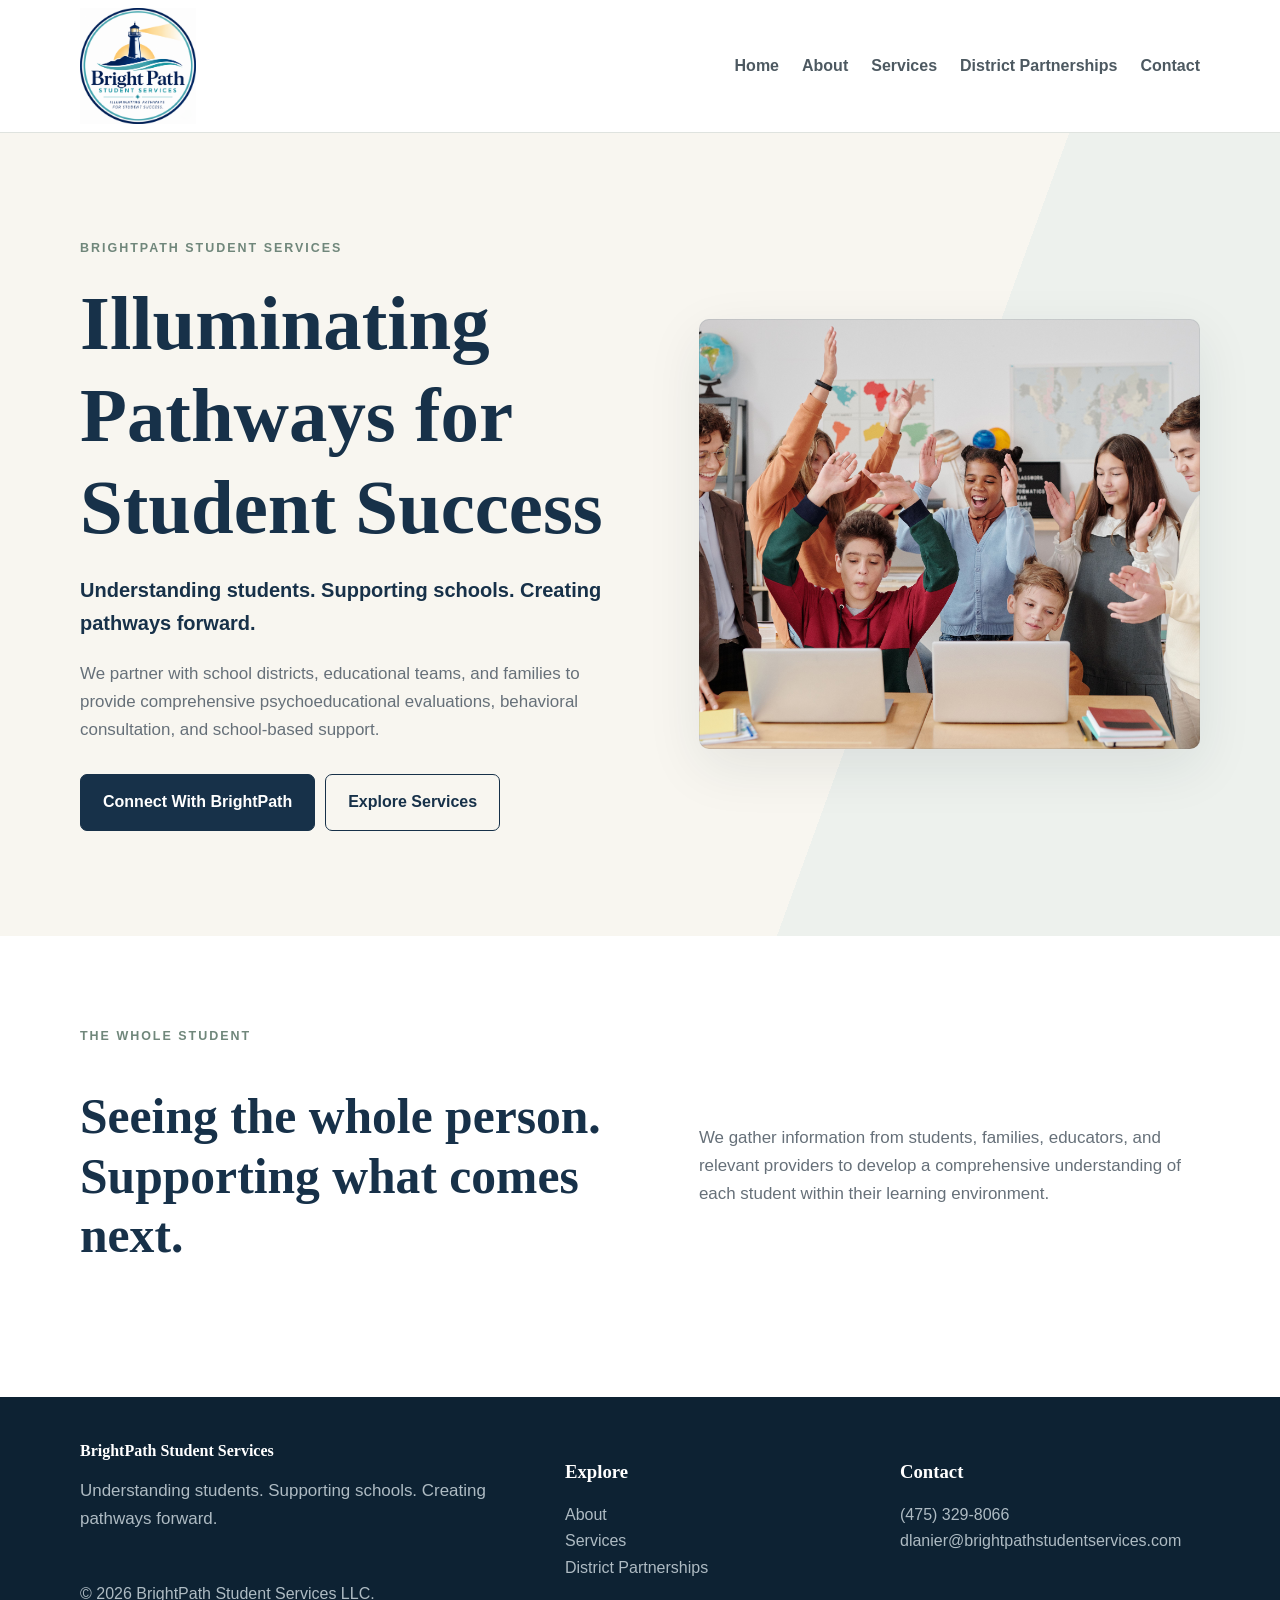
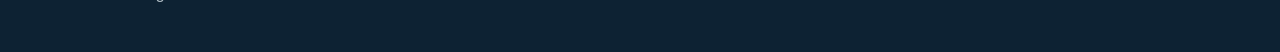
<file: index.html>
<!doctype html>
<html lang="en">
<head>
    <meta charset="utf-8">
    <meta name="viewport" content="width=device-width,initial-scale=1">
    <meta name="description" content="BrightPath Student Services helps schools understand and support every student.">
    <title>BrightPath Student Services | Home</title>
    <link rel="stylesheet" href="styles.css">
</head>
<body>
<header>
    <nav class="container"><a class="brand" href="index.html"><img class="site-logo" src="images/brightpath-logo.png"
                                                                   alt="BrightPath Student Services logo"></a>
        <button class="menu" aria-label="Open navigation" aria-expanded="false">☰</button>
        <div class="links"><a href="index.html">Home</a><a href="about.html">About</a><a
                href="services.html">Services</a><a href="district-partnerships.html">District Partnerships</a><a
                href="contact.html">Contact</a></div>
    </nav>
</header>
<main>
    <section class="hero">
        <div class="container hero-grid">
            <div>
                <div class="eyebrow">BrightPath Student Services</div>
                <h1>Illuminating Pathways for Student Success</h1>
                <p class="lead">Understanding students. Supporting schools. Creating pathways forward.</p>
                <p>We partner with school districts, educational teams, and families to provide comprehensive
                    psychoeducational evaluations, behavioral consultation, and school-based support.</p>
                <div class="actions"><a class="btn primary" href="contact.html">Connect With BrightPath</a><a
                        class="btn secondary" href="services.html">Explore Services</a></div>
            </div>
            <aside class="image-panel"><img class="page-image" src="images/home-page.jpg"
                                            alt="Teacher and students celebrating learning together"></aside>
        </div>
    </section>
    <section>
        <div class="container split">
            <div>
                <div class="eyebrow">The whole student</div>
                <h2>Seeing the whole person.<br>Supporting what comes next.</h2></div>
            <p>We gather information from students, families, educators, and relevant providers to develop a
                comprehensive understanding of each student within their learning environment.</p></div>
    </section>
</main>
<footer>
    <div class="container footer-grid">
        <div>
            <div class="brand">BrightPath Student Services</div>
            <p>Understanding students. Supporting schools. Creating pathways forward.</p></div>
        <div><h3>Explore</h3><a href="about.html">About</a><br><a href="services.html">Services</a><br><a href="district-partnerships.html">District Partnerships</a></div>
        <div><h3>Contact</h3><a href="tel:+14753298066">(475) 329-8066</a><br><a
                href="mailto:dlanier@brightpathstudentservices.com">dlanier@brightpathstudentservices.com</a></div>
    </div>
    <div class="container">© <span data-year></span> BrightPath Student Services LLC.</div>
</footer>
<script src="script.js"></script>
</body>
</html>
</file>
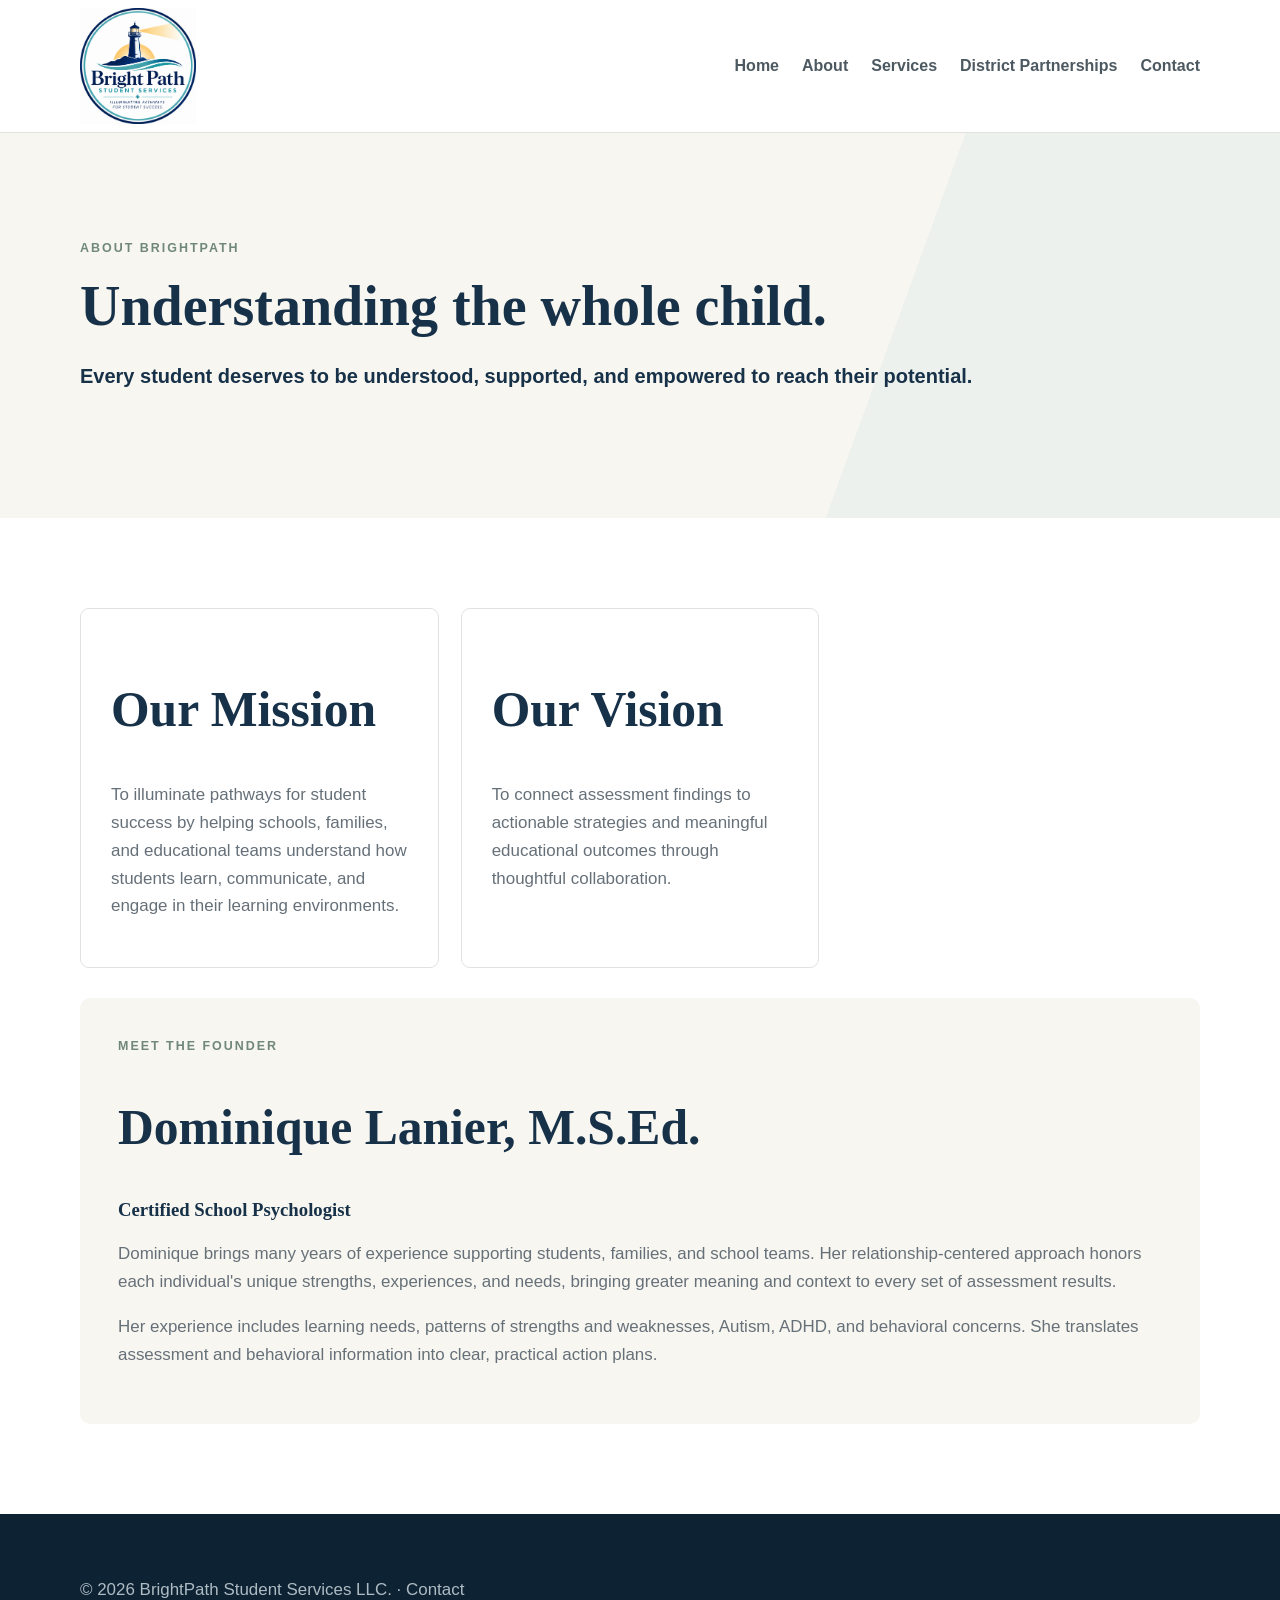
<file: about.html>
<!doctype html>
<html lang="en">
<head>
    <meta charset="utf-8">
    <meta name="viewport" content="width=device-width,initial-scale=1">
    <title>About | BrightPath Student Services</title>
    <link rel="stylesheet" href="styles.css">
</head>
<body>
<header>
    <nav class="container"><a class="brand" href="index.html"><img class="site-logo" src="images/brightpath-logo.png"
                                                                   alt="BrightPath Student Services logo"></a>
        <button class="menu" aria-label="Open navigation" aria-expanded="false">☰</button>
        <div class="links"><a href="index.html">Home</a><a href="about.html">About</a><a
                href="services.html">Services</a><a href="district-partnerships.html">District Partnerships</a><a
                href="contact.html">Contact</a></div>
    </nav>
</header>
<main>
    <section class="hero">
        <div class="container">
            <div class="eyebrow">About BrightPath</div>
            <h1 class="about-title">Understanding the whole child.</h1>
            <p class="lead">Every student deserves to be understood, supported, and empowered to reach their
                potential.</p></div>
    </section>
    <section>
        <div class="container">
            <div class="cards">
                <article class="card"><h2>Our Mission</h2>
                    <p>To illuminate pathways for student success by helping schools, families, and educational teams
                        understand how students learn, communicate, and engage in their learning environments.</p>
                </article>
                <article class="card"><h2>Our Vision</h2>
                    <p>To connect assessment findings to actionable strategies and meaningful educational outcomes
                        through thoughtful collaboration.</p></article>
            </div>
            <div class="founder" style="margin-top:30px">
                <div class="eyebrow">Meet the Founder</div>
                <h2>Dominique Lanier, M.S.Ed.</h2>
                <h3>Certified School Psychologist</h3>
                <p>Dominique brings many years of experience supporting students, families, and school teams. Her
                    relationship-centered approach honors each individual's unique strengths, experiences, and needs,
                    bringing greater meaning and context to every set of assessment results.</p>
                <p>Her experience includes learning needs, patterns of strengths and weaknesses, Autism, ADHD, and
                    behavioral concerns. She translates assessment and behavioral information into clear, practical
                    action plans.</p></div>
        </div>
    </section>
</main>
<footer>
    <div class="container"><p>© <span data-year></span> BrightPath Student Services LLC. · <a href="contact.html">Contact</a>
    </p></div>
</footer>
<script src="script.js"></script>
</body>
</html>
</file>
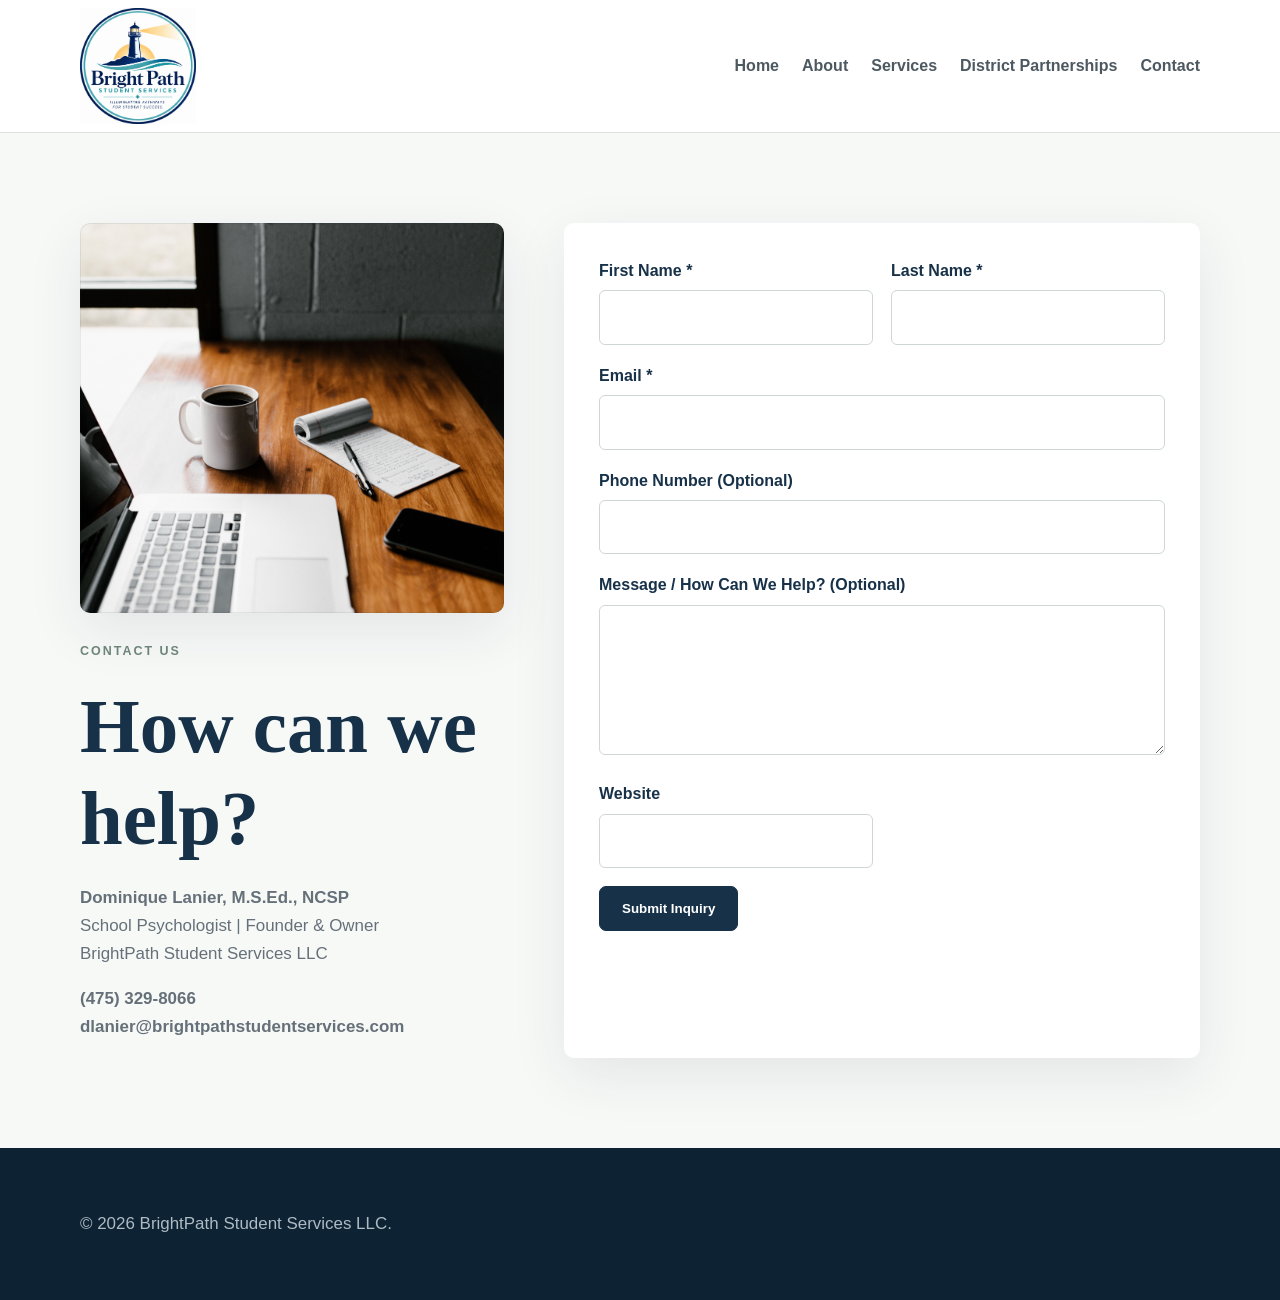
<file: contact.html>
<!doctype html>
<html lang="en">
<head>
    <meta charset="utf-8">
    <meta name="viewport" content="width=device-width,initial-scale=1">
    <title>Contact | BrightPath Student Services</title>
    <link rel="stylesheet" href="styles.css">
</head>
<body>
<header>
    <nav class="container"><a class="brand" href="index.html"><img class="site-logo" src="images/brightpath-logo.png"
                                                                   alt="BrightPath Student Services logo"></a>
        <button class="menu" aria-label="Open navigation" aria-expanded="false">☰</button>
        <div class="links"><a href="index.html">Home</a><a href="about.html">About</a><a
                href="services.html">Services</a><a href="district-partnerships.html">District Partnerships</a><a
                href="contact.html">Contact</a></div>
    </nav>
</header>
<main>
    <section class="soft">
        <div class="container contact-grid">
            <div>
                <div class="image-panel"><img class="page-image wide" src="images/contact-page.jpg"
                                              alt="Laptop, notebook, phone, and coffee arranged for a consultation">
                </div>
                <div class="eyebrow" style="margin-top:28px">Contact Us</div>
                <h1>How can we help?</h1>
                <p><strong>Dominique Lanier, M.S.Ed., NCSP</strong><br>School Psychologist | Founder &amp; Owner<br>BrightPath
                    Student Services LLC</p>
                <p><a href="tel:+14753298066"><strong>(475) 329-8066</strong></a><br><a
                        href="mailto:dlanier@brightpathstudentservices.com"><strong>dlanier@brightpathstudentservices.com</strong></a>
                </p></div>
            <form id="contact-form">
                <div class="form-grid">
                    <div><label for="first">First Name *</label><input id="first" name="firstName" autocomplete="given-name" maxlength="80" required></div>
                    <div><label for="last">Last Name *</label><input id="last" name="lastName" autocomplete="family-name" maxlength="80" required></div>
                    <div class="full"><label for="email">Email *</label><input id="email" name="email" type="email" autocomplete="email" maxlength="254" required></div>
                    <div class="full"><label for="phone">Phone Number (Optional)</label><input id="phone" name="phone" type="tel" autocomplete="tel" maxlength="40">
                    </div>
                    <div class="full"><label for="message">Message / How Can We Help? (Optional)</label><textarea
                            id="message" name="message" maxlength="5000"></textarea></div>
                    <div class="hp-field" aria-hidden="true"><label for="website">Website</label><input id="website" name="website" tabindex="-1" autocomplete="off"></div>
                    <div class="full">
                        <button class="btn primary" type="submit">Submit Inquiry</button>
                        <p class="notice" aria-live="polite"></p></div>
                </div>
            </form>
        </div>
    </section>
</main>
<footer>
    <div class="container"><p>© <span data-year></span> BrightPath Student Services LLC.</p></div>
</footer>
<script src="script.js"></script>
</body>
</html>
</file>
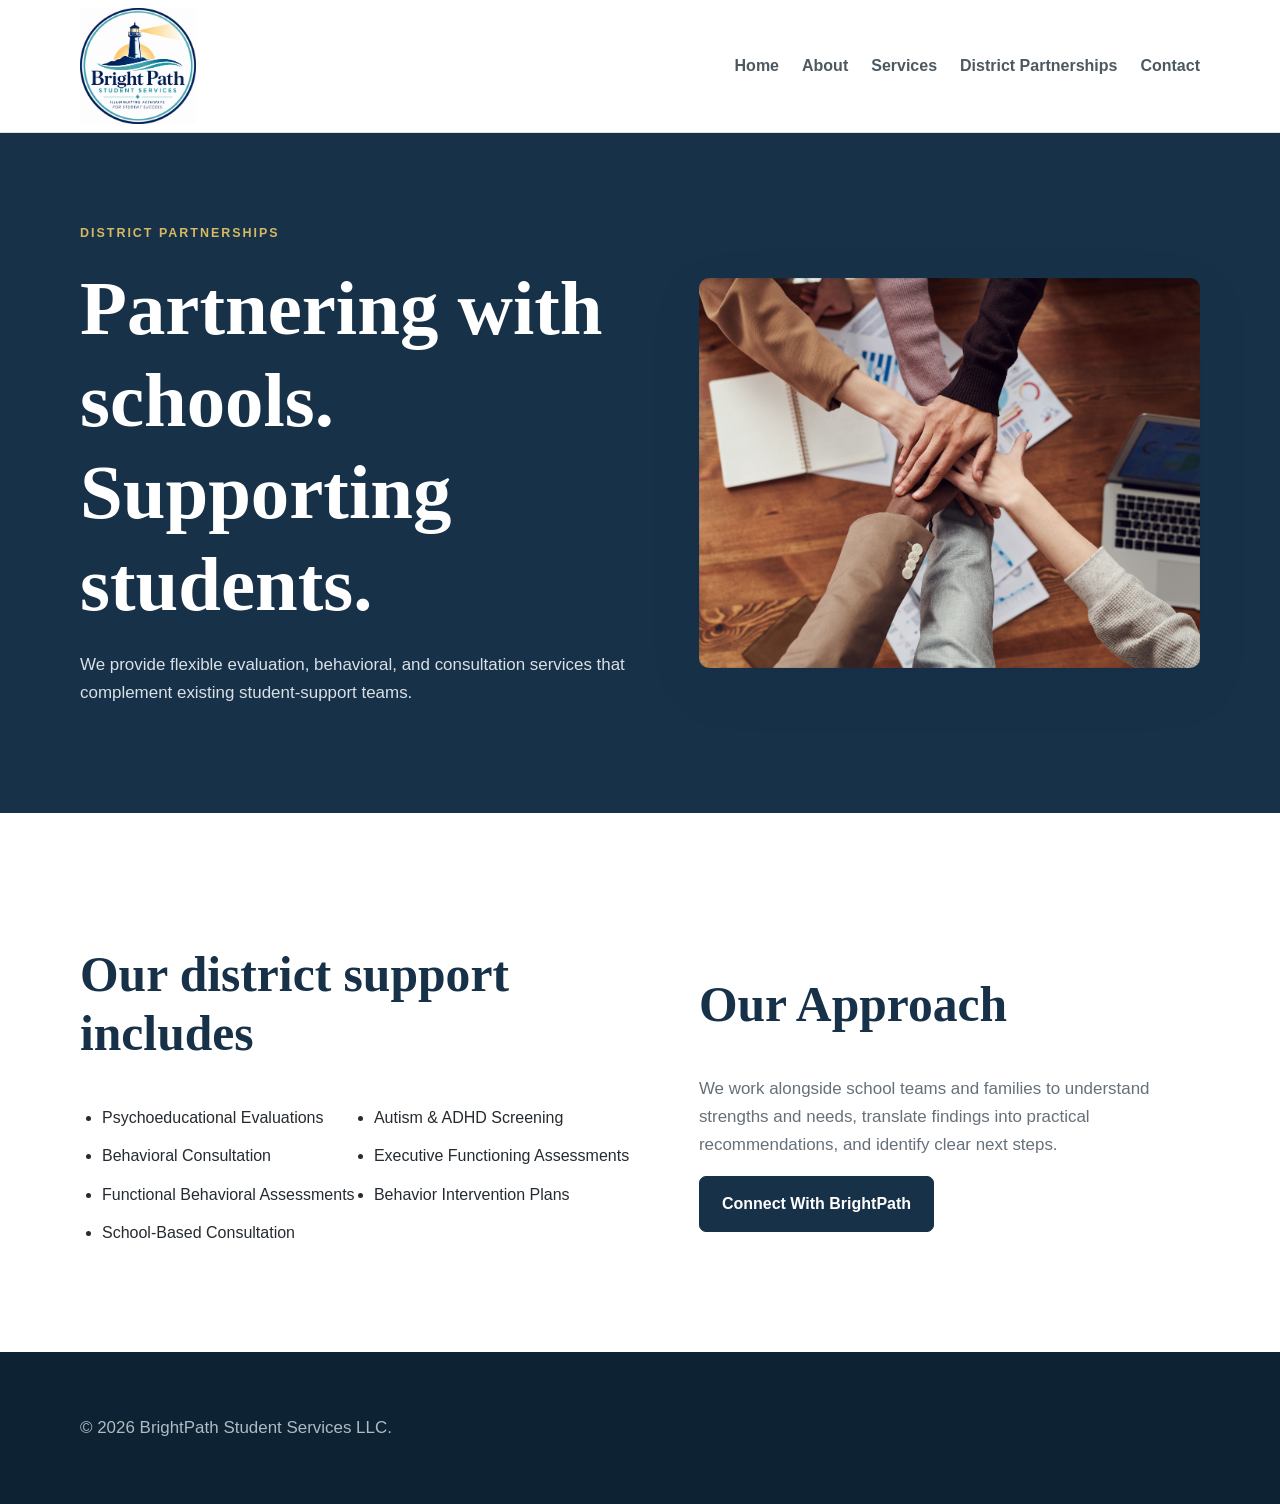
<file: district-partnerships.html>
<!doctype html>
<html lang="en">
<head>
    <meta charset="utf-8">
    <meta name="viewport" content="width=device-width,initial-scale=1">
    <title>District Partnerships | BrightPath</title>
    <link rel="stylesheet" href="styles.css">
</head>
<body>
<header>
    <nav class="container"><a class="brand" href="index.html"><img class="site-logo" src="images/brightpath-logo.png"
                                                                   alt="BrightPath Student Services logo"></a>
        <button class="menu" aria-label="Open navigation" aria-expanded="false">☰</button>
        <div class="links"><a href="index.html">Home</a><a href="about.html">About</a><a
                href="services.html">Services</a><a href="district-partnerships.html">District Partnerships</a><a
                href="contact.html">Contact</a></div>
    </nav>
</header>
<main>
    <section class="dark">
        <div class="container split">
            <div>
                <div class="eyebrow" style="color:#d6b963">District Partnerships</div>
                <h1>Partnering with schools. Supporting students.</h1>
                <p>We provide flexible evaluation, behavioral, and consultation services that complement existing
                    student-support teams.</p></div>
            <div class="image-panel"><img class="page-image wide" src="images/district-partnership-page.jpg"
                                          alt="Educational professionals joining hands in partnership"></div>
        </div>
    </section>
    <section>
        <div class="container split">
            <div><h2>Our district support includes</h2>
                <ul class="list">
                    <li>Psychoeducational Evaluations</li>
                    <li>Autism &amp; ADHD Screening</li>
                    <li>Behavioral Consultation</li>
                    <li>Executive Functioning Assessments</li>
                    <li>Functional Behavioral Assessments</li>
                    <li>Behavior Intervention Plans</li>
                    <li>School-Based Consultation</li>
                </ul>
            </div>
            <div><h2>Our Approach</h2>
                <p>We work alongside school teams and families to understand strengths and needs, translate findings
                    into practical recommendations, and identify clear next steps.</p><a class="btn primary"
                                                                                         href="contact.html">Connect
                    With BrightPath</a></div>
        </div>
    </section>
</main>
<footer>
    <div class="container"><p>© <span data-year></span> BrightPath Student Services LLC.</p></div>
</footer>
<script src="script.js"></script>
</body>
</html>
</file>
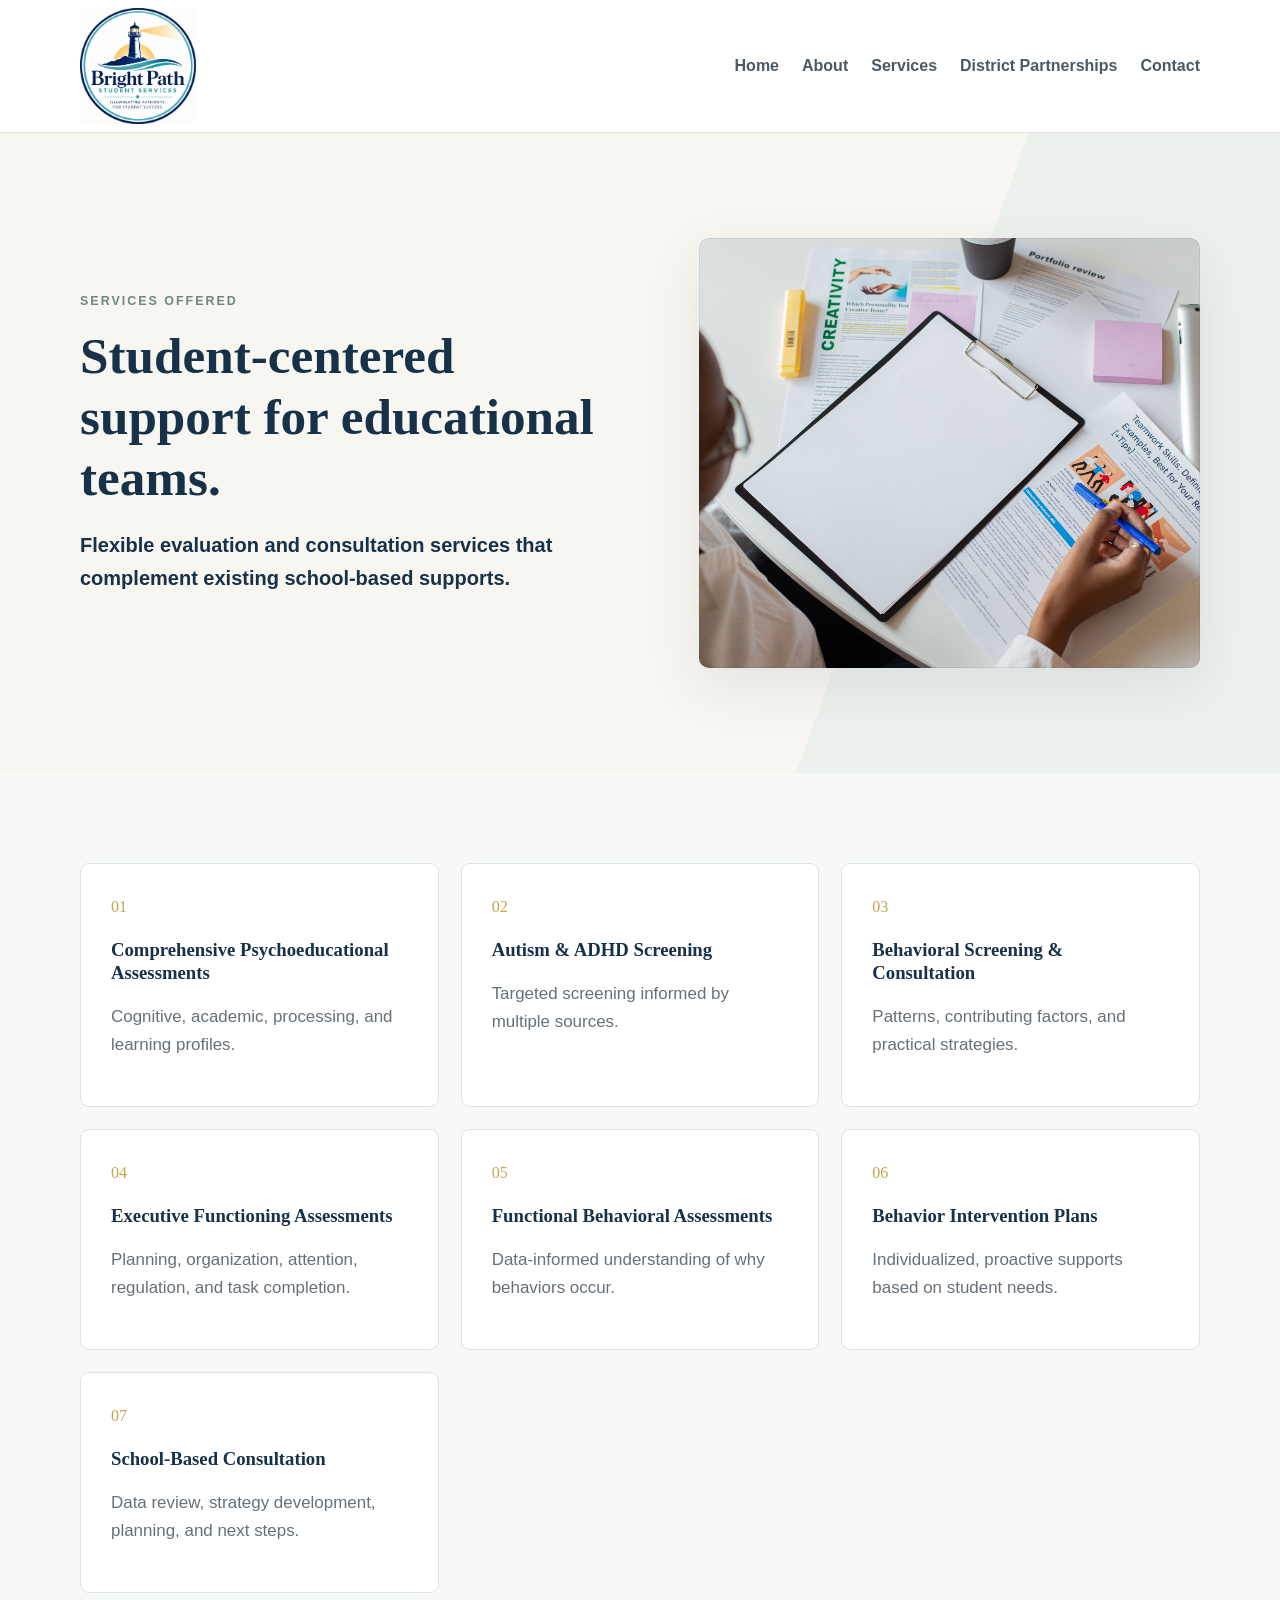
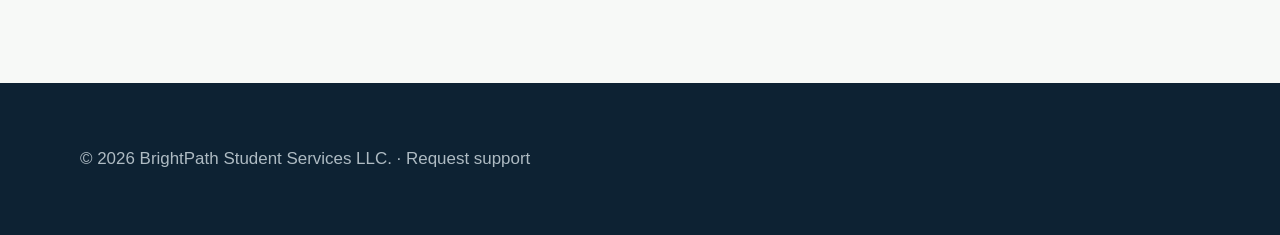
<file: services.html>
<!doctype html>
<html lang="en">
<head>
    <meta charset="utf-8">
    <meta name="viewport" content="width=device-width,initial-scale=1">
    <title>Services | BrightPath Student Services</title>
    <link rel="stylesheet" href="styles.css">
</head>
<body>
<header>
    <nav class="container"><a class="brand" href="index.html"><img class="site-logo" src="images/brightpath-logo.png"
                                                                   alt="BrightPath Student Services logo"></a>
        <button class="menu" aria-label="Open navigation" aria-expanded="false">☰</button>
        <div class="links"><a href="index.html">Home</a><a href="about.html">About</a><a
                href="services.html">Services</a><a href="district-partnerships.html">District Partnerships</a><a
                href="contact.html">Contact</a></div>
    </nav>
</header>
<main>
    <section class="hero">
        <div class="container hero-grid">
            <div>
                <div class="eyebrow">Services Offered</div>
                <h1 class="services-title"><span class="keep-together">Student-centered</span> support for educational teams.</h1>
                <p class="lead">Flexible evaluation and consultation services that complement existing school-based
                    supports.</p></div>
            <div class="image-panel"><img class="page-image" src="images/evaluations-page.jpg"
                                          alt="Professional reviewing assessment materials on a clipboard"></div>
        </div>
    </section>
    <section class="soft">
        <div class="container cards">
            <article class="card"><span class="num">01</span>
                <h3>Comprehensive Psychoeducational Assessments</h3>
                <p>Cognitive, academic, processing, and learning profiles.</p></article>
            <article class="card"><span class="num">02</span>
                <h3>Autism &amp; ADHD Screening</h3>
                <p>Targeted screening informed by multiple sources.</p></article>
            <article class="card"><span class="num">03</span>
                <h3>Behavioral Screening &amp; Consultation</h3>
                <p>Patterns, contributing factors, and practical strategies.</p></article>
            <article class="card"><span class="num">04</span>
                <h3>Executive Functioning Assessments</h3>
                <p>Planning, organization, attention, regulation, and task completion.</p></article>
            <article class="card"><span class="num">05</span>
                <h3>Functional Behavioral Assessments</h3>
                <p>Data-informed understanding of why behaviors occur.</p></article>
            <article class="card"><span class="num">06</span>
                <h3>Behavior Intervention Plans</h3>
                <p>Individualized, proactive supports based on student needs.</p></article>
            <article class="card"><span class="num">07</span>
                <h3>School-Based Consultation</h3>
                <p>Data review, strategy development, planning, and next steps.</p></article>
        </div>
    </section>
</main>
<footer>
    <div class="container"><p>© <span data-year></span> BrightPath Student Services LLC. · <a href="contact.html">Request
        support</a></p></div>
</footer>
<script src="script.js"></script>
</body>
</html>
</file>
<file: styles.css>
:root{--navy:#173149;--navy2:#10283d;--sage:#70877b;--gold:#c9a34c;--cream:#f8f6f0;--white:#fff;--ink:#252b30;--muted:#667079;--line:#dfe3df;--max:1120px;--shadow:0 18px 55px rgba(18,42,60,.09)}*{box-sizing:border-box}body{margin:0;font-family:Arial,sans-serif;color:var(--ink);line-height:1.65}h1,h2,h3{font-family:Georgia,serif;color:var(--navy);line-height:1.2}h1{font-size:clamp(2.6rem,6vw,4.8rem);margin:.25em 0}h2{font-size:clamp(2rem,4vw,3.1rem)}p{color:var(--muted);font-size:1.06rem}a{text-decoration:none;color:inherit}.container{width:min(var(--max),calc(100% - 40px));margin:auto}.eyebrow{font-size:.78rem;font-weight:700;letter-spacing:.16em;text-transform:uppercase;color:var(--sage)}.btn{display:inline-block;padding:14px 22px;border:1px solid var(--navy);border-radius:7px;font-weight:700}.primary{background:var(--navy);color:#fff}.secondary{margin-left:10px;color:var(--navy)}header{position:sticky;top:0;z-index:10;background:#fffffff2;border-bottom:1px solid var(--line)}nav{height:78px;display:flex;align-items:center;justify-content:space-between}.brand{font:700 1rem Georgia,serif;color:var(--navy);display:flex;align-items:center;gap:12px}.site-logo{width:38px;height:38px;object-fit:contain;border-radius:50%;flex:none}.links{display:flex;align-items:center;gap:23px;font-weight:600;color:#4d5961}.menu{display:none;background:none;border:0;font-size:1.6rem}.hero{padding:105px 0;background:linear-gradient(110deg,var(--cream) 0 68%,#edf1ed 68%)}.hero-grid,.split{display:grid;grid-template-columns:1.05fr .95fr;gap:65px;align-items:center}.hero-card{background:var(--navy);padding:45px;border-radius:10px;box-shadow:var(--shadow)}.hero-card h2,.hero-card h3{color:#fff}.hero-card p{color:#d8e1e6}.page-image{width:100%;height:430px;object-fit:cover;border-radius:10px;box-shadow:var(--shadow);display:block}.page-image.wide{height:390px}.image-panel{position:relative}.image-panel:after{content:"";position:absolute;inset:0;border-radius:10px;box-shadow:inset 0 0 0 1px rgba(23,49,73,.08);pointer-events:none}.lead{font-size:1.25rem;color:var(--navy);font-weight:600}.actions{margin-top:30px}section{padding:90px 0}.intro{max-width:820px;margin-bottom:42px}.cards{display:grid;grid-template-columns:repeat(3,1fr);gap:22px}.card{border:1px solid var(--line);border-radius:9px;padding:30px;background:#fff}.card .num{color:var(--gold);font-family:Georgia,serif}.soft{background:#f7f9f7}.dark{background:var(--navy)}.dark h1,.dark h2,.dark h3{color:#fff}.dark p,.dark li{color:#d8e1e6}.list{display:grid;grid-template-columns:1fr 1fr;gap:12px;padding-left:22px}.founder{background:var(--cream);padding:38px;border-radius:10px}.contact-grid{display:grid;grid-template-columns:.8fr 1.2fr;gap:60px}form{background:#fff;padding:35px;border-radius:10px;box-shadow:var(--shadow)}.form-grid{display:grid;grid-template-columns:1fr 1fr;gap:18px}.full{grid-column:1/-1}label{display:block;color:var(--navy);font-weight:700;margin-bottom:6px}input,textarea{width:100%;padding:13px;border:1px solid #cfd7d2;border-radius:6px;font:inherit}textarea{min-height:150px}footer{background:#0d2233;padding:45px 0;color:#aebbc3}.footer-grid{display:grid;grid-template-columns:1.5fr 1fr 1fr;gap:35px}footer h3,footer .brand{color:#fff}footer p,footer a{color:#aebbc3}.notice{margin-top:14px;color:var(--navy)}@media(max-width:850px){.page-image,.page-image.wide{height:340px}.menu{display:block}.links{display:none;position:absolute;top:78px;left:0;right:0;background:#fff;flex-direction:column;padding:24px}.links.open{display:flex}.hero-grid,.split,.contact-grid{grid-template-columns:1fr}.cards{grid-template-columns:1fr 1fr}.hero{padding:75px 0}}@media(max-width:600px){.cards,.form-grid,.footer-grid,.list{grid-template-columns:1fr}.secondary{margin:10px 0 0}.btn{width:100%;text-align:center}.site-logo{width:34px;height:34px}.brand{font-size:.88rem}}

.about-title{font-size:clamp(2rem,4.5vw,3.5rem)}
.services-title{font-size:clamp(2rem,4vw,3.2rem)}
.keep-together{white-space:nowrap}
@media(max-width:380px){.services-title{font-size:1.8rem}}
footer a{overflow-wrap:anywhere}

/* Give the complete circular mark enough room to be seen in the header. */
header nav{min-height:132px;height:auto}
header nav .brand{display:flex;flex:none;line-height:0}
header nav .site-logo{display:block;width:116px;height:116px;object-fit:contain;border-radius:0}
@media(max-width:850px){
  header nav{min-height:104px}
  header nav .site-logo{width:90px;height:90px}
  header nav .links{top:104px}
}
</file>
